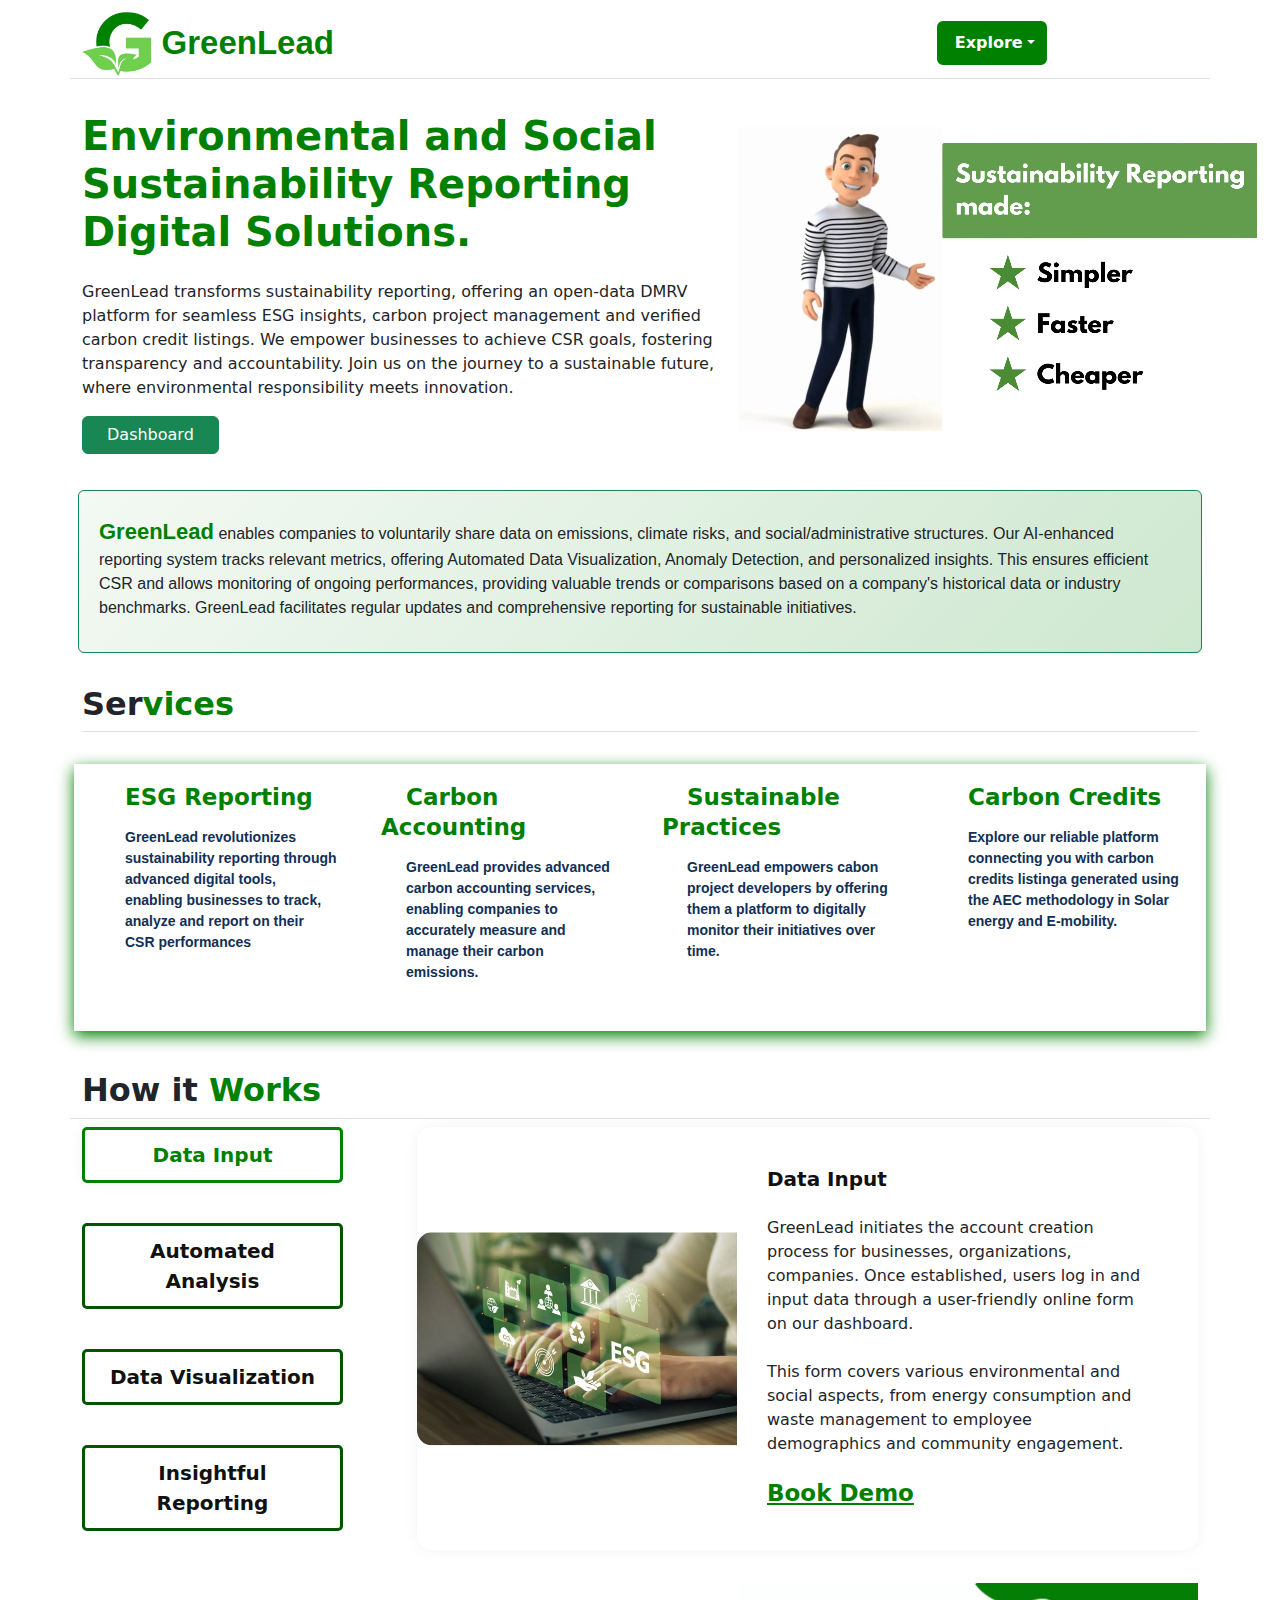
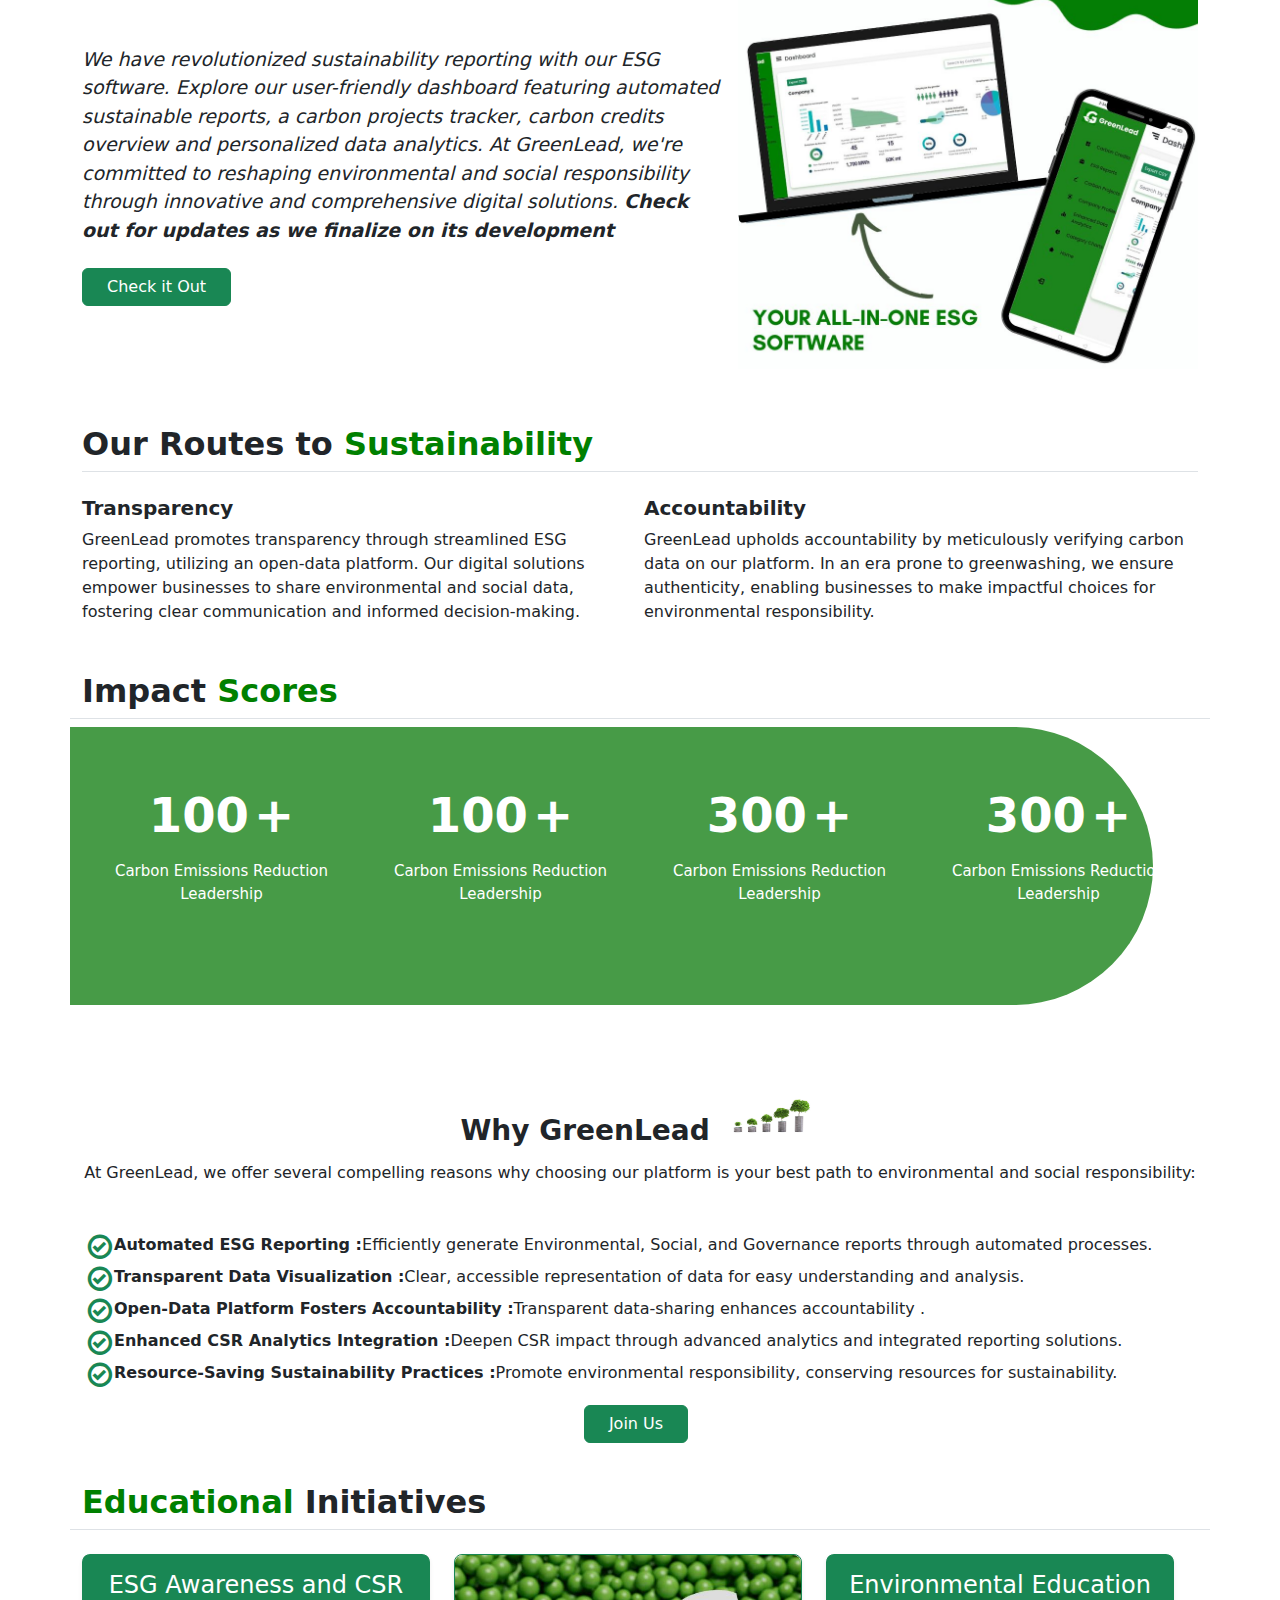
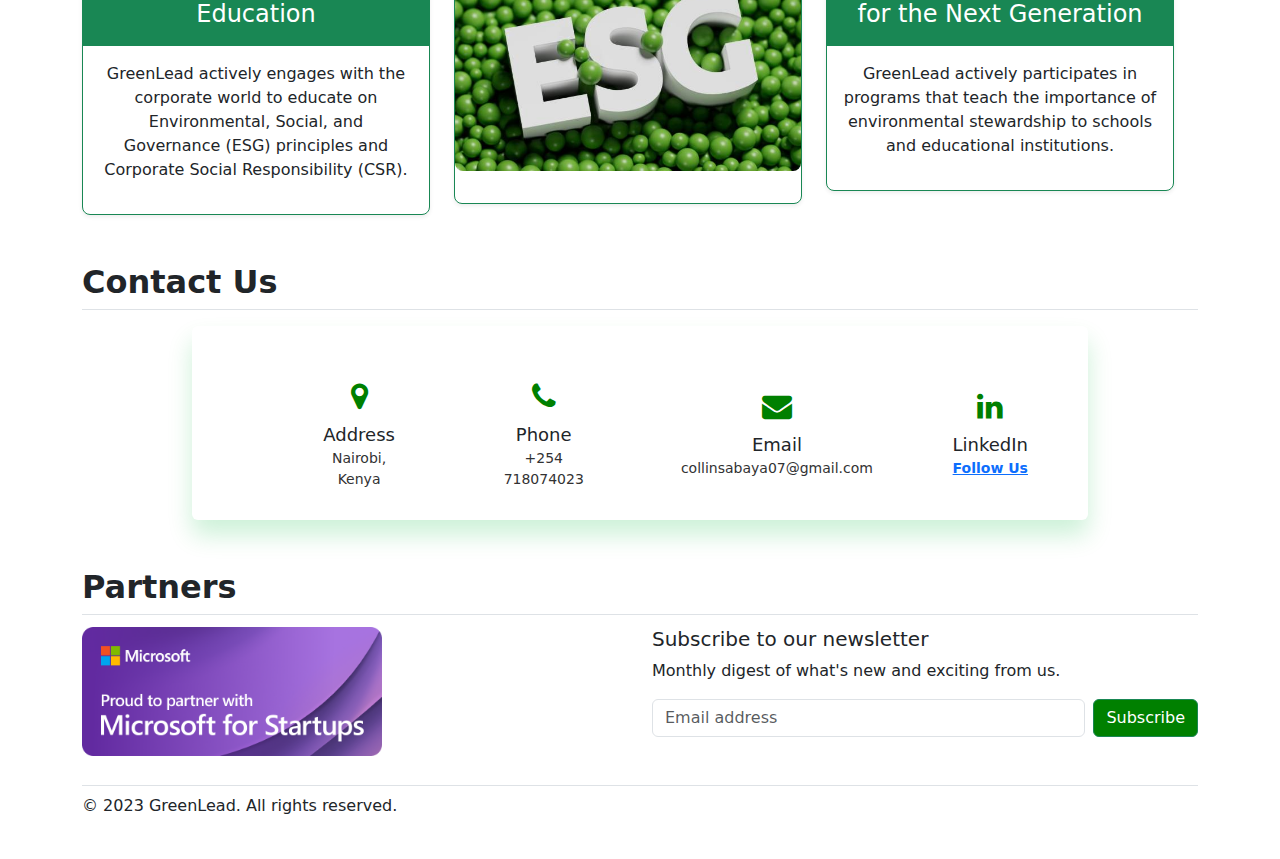
<file: index.html>
<!DOCTYPE html>
<html lang="en">
<head>
    <meta charset="UTF-8">
    <meta http-equiv="X-UA-Compatible" content="IE=edge">
    <meta name="viewport" content="width=device-width, initial-scale=1.0">
    <title> GreenLead </title>
    <link href="index.css" rel="stylesheet">
    <link href="https://cdn.jsdelivr.net/npm/bootstrap@5.3.0-alpha1/dist/css/bootstrap.min.css" rel="stylesheet" >
    <link href='https://unpkg.com/boxicons@2.1.4/css/boxicons.min.css' rel='stylesheet'>
    <link rel="stylesheet" href="https://cdnjs.cloudflare.com/ajax/libs/font-awesome/4.7.0/css/font-awesome.min.css">
 
</head>
<body>
      
      <main>

         <!-- Navigation bar -->
         <nav class="navbar navbar-expand-lg" id="navigation" >
            <div class="container border-bottom">
              <a href="index.html" class="d-flex align-items-center col-md-3 mb-2 mb-md-0 text-dark text-decoration-none">
                <img id="logo-img" src="img/GL1.jpg" alt="" class="bi me-1" width="70" height="70" role="img" >
              <span id="logo" class="">GreenLead</span>
              </a>
              
              <button style="color: green;" class="navbar-toggler" type="button" data-bs-toggle="collapse" data-bs-target="#navbarColor02" aria-controls="navbarColor02" aria-expanded="false" aria-label="Toggle navigation">
                <span  class="navbar-toggler-icon"></span>
              </button>
              <div class="container-fluid" >
                <div class="row">
                    <div class="col-8"></div>
    
                    <div class="col-4 navbar-collapse collapse"  id="navbarColor02">

  
                      
                      <ul class="nav nav-pills">
                        <li class="nav-item dropdown">
                          <a class="nav-link dropdown-toggle show " id="drop" data-bs-toggle="dropdown" href="#" role="button" aria-haspopup="true" aria-expanded="true">Explore</a>
                          <div id="glass" class="dropdown-menu hide" data-popper-placement="bottom-start" style="position: absolute; inset: 0px auto auto 0px; margin: 0px; transform: translate(0px, 42px); width: 220px;">
                            
                            <a class="dropdown-item" href="html/about.html">About Us</a>
                            <a class="dropdown-item" href="html/login.html">Login</a>
                            <a class="dropdown-item" href="html/register.html">Register</a>
                            <div class="dropdown-divider"></div>
                            <h6 id="tree">ESG Dashboard</h6>
                            <a class="dropdown-item" href="html/esg.html">Project GreenLead</a>
                          </div>
                        </li>
                      </ul>
                    </div>
                </div>
               
              </div>
              
            </div>
          </nav>
    


        <!-- hero -->

        <div style="background-color: white;" id="hero" class="container col-xxl-12 mt-1">
            <div class="row flex-lg-row-reverse align-items-center g-2 py-2">
              <div class="col-10 col-sm-8 col-lg-5">
                <video width="540" height="380" autoplay muted loop controls>
                  <source src="img/video.mp4" type="video/mp4" >
                  Your browser does not support the video tag.
              </video>
               
              </div> 
              <div class="col-lg-7">
                  <h1 class=" fw-bold lh-3 mb-2"> 
                    <span class="releaf">Environmental and Social Sustainability Reporting Digital Solutions.</span>  
                  </h1>
                  <p class="mt-4">GreenLead transforms sustainability reporting, offering an open-data DMRV platform for seamless ESG insights, carbon project management and verified carbon credit listings. 
                    We empower businesses to achieve CSR goals, fostering transparency and accountability. Join us on the journey to a sustainable future, where environmental responsibility meets innovation.
                    </p>
                <div class="d-grid gap-2 d-md-flex justify-content-md-start">
                  <a class="btn btn-success px-4 me-md-2" href="html/esg.html">Dashboard</a>
                  
                </div>
                
              </div>
            </div>
          </div>

          
          <div  class="container col-xxl-12 mt-2">
            <div class="row py-3 g-2">
              <div id="wave" class="card border-success mb-3">               
                <div class="card-body">
                  <h4 id="title" class="card-title mb-2"></h4>
                  <p> <span class=" fw-bold releaf1">GreenLead</span>
                     
                    enables companies to voluntarily share data on emissions, climate risks, and social/administrative structures. 
                    Our AI-enhanced reporting system tracks relevant metrics, offering Automated Data Visualization, Anomaly Detection, and personalized insights. 
                    This ensures efficient CSR and allows monitoring of ongoing performances, providing valuable trends or comparisons based on a company's historical data or industry benchmarks.
                    GreenLead facilitates regular updates and comprehensive reporting for sustainable initiatives.
                  </p>
                 
                </div>
              </div>
            </div>
          </div>

          <!-- Services -->

          <div class="container " id="hanging-icons">
            <h2  class="pb-2 border-bottom fw-bold">Ser<span class="root">vices</span></h2>
            <div class="row g-3 py-4">

                <section id="facts" class="facts">
                  <div class="container p-2">

                    <div class="row no-gutters">

                      <div class="col-lg-3 col-md-6 d-md-flex align-items-md-stretch" data-aos="fade-up">
                        <div class="count-box">
                         
                          <span>ESG Reporting</span>
                          <p><strong>GreenLead revolutionizes sustainability reporting through advanced digital tools, enabling businesses to track, analyze and report on their CSR performances</strong></p>
                        </div>
                      </div>
                      
                      <div class="col-lg-3 col-md-6 d-md-flex align-items-md-stretch" data-aos="fade-up" data-aos-delay="100">
                        <div class="count-box">
                          <span>Carbon Accounting</span>
                          <p><strong>GreenLead provides advanced carbon accounting services, enabling companies to accurately measure and manage their carbon emissions. </strong></p>
                        </div>
                      </div>


                      <div class="col-lg-3 col-md-6 d-md-flex align-items-md-stretch" data-aos="fade-up" data-aos-delay="300">
                        <div class="count-box">
                          <span >Sustainable Practices</span>
                          <p><strong>GreenLead empowers cabon project developers by offering them a platform to digitally monitor their initiatives over time. </strong></p>
                        </div>
                      </div>

                      
                      <div class="col-lg-3 col-md-6 d-md-flex align-items-md-stretch" data-aos="fade-up" data-aos-delay="200">
                        <div class="count-box">
                          <span>Carbon Credits</span>
                          <p><strong>Explore our reliable platform connecting you with carbon credits listinga generated using the AEC methodology in Solar energy and E-mobility.</strong></p>
                        </div>
                      </div>

                    </div>

                  </div>

                </section> 
                
         
            </div>
          </div>

          <!-- How it Works -->
           
          <section class="how-it-works mt-3" id="courses" >
            <div class="container">
              <div class="row">
                <h2  class="pb-2 border-bottom fw-bold">How it<span class="root"> Works</span></h2>
                <div class="col-lg-12">
                  <div class="naccs">
                    <div class="tabs">
                      <div class="row">
                        <div class="col-md-3">
                          <div class="menu">
                            <div class="active gradient-border" onclick="showTab(0)"><span>Data Input</span></div>
                            <div class="gradient-border" onclick="showTab(1)"><span>Automated Analysis</span></div>
                            <div class="gradient-border" onclick="showTab(2)"><span>Data Visualization</span></div>
                            <div class="gradient-border" onclick="showTab(3)"><span>Insightful Reporting</span></div>
                          </div>
                        </div>
                        <div class="col-md-9">
                          <ul class="nacc">
                            <li class="tab-content active ">
                              <div>
                                <div class="left-image">
                                  <img class="img-fluid" src="./img/esg1.jpg" alt="" width="320px" height="320px">
                                </div>
                                <div class="right-content">
                                  <h4>Data Input</h4>
                                  <p>GreenLead initiates the account creation process for businesses, organizations, companies. Once established, users log in and input data through a user-friendly online form on our dashboard.
                                  <br><br>This form covers various environmental and social aspects, from energy consumption and waste management to employee demographics and community engagement.
                                  </p>
                                
                                  <div class="text-button">
                                    <a href="contact-us.html">Book Demo</a>
                                  </div>
                                </div>
                              </div>
                            </li>
                            <li class="tab-content">
                              <div>
                                <div class="left-image">
                                  <img class="img-fluid" src="./img/artificial.jpg" alt="" width="320px" height="320px">
                                </div>
                                <div class="right-content">
                                  <h4>Automated Analysis</h4>
                                  <p>
                                    After submitting the data, our advanced AI algorithms kick in. They automatically analyze the information, identifying patterns, anomalies and trends.
                                   <br> <br> This automated analysis not only saves time but also enhances accuracy by detecting inconsistencies or areas that require attention.
                                  </p>
                                 
                                </div>
                              </div>
                            </li>
                            <li class="tab-content">
                              <div>
                                <div class="left-image">
                                  <img class="img-fluid" src="./img/report.jpg" alt="" width="320px" height="320px">
                                </div>
                                <div class="right-content">
                                  <h4>Data Visualization</h4>
                                  <p>The analyzed data is then transformed into visually engaging charts, graphs, and numbers on the dashboard. 
                                    <br><br>This visualization provides an intuitive and comprehensive overview of a company's sustainability performance. 
                                    Users can navigate through the dashboard to understand their environmental impact, track progress and identify areas for improvement.
                                  </p>
                                 
                                </div>
                              </div>
                            </li>
                            <li class="tab-content">
                              <div>
                                <div class="left-image">
                                  <img class="img-fluid" src="./img/info.jpg" alt="" width="320px" height="320px">
                                </div>
                                <div class="right-content">
                                  <h4>Insightful Reporting</h4>
                                  <p>
                                    GreenLead generates detailed sustainability reports based on the analyzed data. 
                                    <br><br>These reports offer insights, comparisons, and trends, empowering companies to make informed decisions aligned with 
                                    their Environmental, Social, and Governance (ESG) goals.
                                    The reports can be easily shared with stakeholders, promoting transparency and accountability.
                                  </p>
                                  <span>48 Hours</span>
                                  <span>4 Weeks</span>
                                  <span class="last-span">2 Certificates</span>
                                  <div class="text-button">
                                    <a href="#">Book Demo</a>
                                  </div>
                                </div>
                              </div>
                              </li>
                            </ul>
                        </div>
                      </div>
                    </div>
                  </div>
                </div>
              </div>
            </div>
          </section>


          <!-- Dashboard feature -->

          <div style="background-color: white;" id="hero" class="container col-xxl-12 mt-1 mb-2">
            <div class="row flex-lg-row-reverse align-items-center g-2 py-2">
              <div class="col-10 col-sm-8 col-lg-5">
                <img id="hero-img" style="margin-left: 5%;" src="img/dashboard1.jpg" class="d-block mx-lg-auto img-fluid" alt="" width="850" height="850" loading="lazy">
              </div>
              <div class="col-lg-7 mt-2">
                  <p id="esg">
                    <i>We have revolutionized sustainability reporting with our ESG software. Explore our user-friendly dashboard featuring automated sustainable reports, a carbon projects tracker, carbon credits overview and personalized data analytics.
                    At GreenLead, we're committed to reshaping environmental and social responsibility through innovative and comprehensive digital solutions. <b>Check out for updates as we finalize on its development</b></i>
                  </p>
                <div class=" gap-2 d-md-flex justify-content-md-start mt-4">
                  <a class="btn btn-success px-4 me-md-2" href="html/esg.html">Check it Out</a>
                  
                </div>
                
              </div>
            </div>
          </div>

                    <!-- Roots to Routes -->

                    <div class="container mt-5 " id="approach">
                      <h2  class="pb-2 border-bottom fw-bold">Our Routes to <span class="root">Sustainability</span></h2>
                      <div class="row g-2 py-3">
          
                        <div class="col-6 align-items-start">
                          <div>
                            <h3 class="fs-5 fw-bold">Transparency</h3>
                            <p>GreenLead promotes transparency through streamlined ESG reporting, utilizing an open-data platform. 
                              Our digital solutions empower businesses to share environmental and social data, fostering clear communication and informed decision-making.
                            </p>                 
                          </div>
                        </div>
          
                        <div class="col-6 align-items-start">
                          <div>
                            <h3 class="fs-5 fw-bold">Accountability</h3>
                            <p>
                              GreenLead upholds accountability by meticulously verifying carbon data on our platform. 
                              In an era prone to greenwashing, we ensure authenticity, enabling businesses to make impactful choices for environmental responsibility.
                            </p>
                          </div>
                        </div>
          
          
                      </div>
                    </div>


          <!-- Impact scores -->

         <div class="container mt-3">
          <div class="row">
            <h2  class="pb-2 border-bottom fw-bold">Impact<span class="root"> Scores</span></h2>
            <div class="section fun-facts">
              <div class="container">
                <div class="row">
                  <div class="col-lg-12">
                    <div class="wrapper">
                      <div class="row">
                        <div class="col-lg-3 col-md-6">
                          <div class="counter">
                            <h2 class="timer count-title count-number" data-to="150" data-speed="1000">100</h2>
                             <p class="count-text ">Carbon Emissions Reduction Leadership</p>
                          </div>
                        </div>
                        <div class="col-lg-3 col-md-6">
                          <div class="counter">
                            <h2 class="timer count-title count-number" data-to="804" data-speed="1000">100</h2>
                            <p class="count-text ">Carbon Emissions Reduction Leadership</p>
                          </div>
                        </div>
                        <div class="col-lg-3 col-md-6">
                          <div class="counter">
                            <h2 class="timer count-title count-number" data-to="50" data-speed="1000">300</h2>
                            <p class="count-text ">Carbon Emissions Reduction Leadership</p>
                          </div>
                        </div>
                        <div class="col-lg-3 col-md-6">
                          <div class="counter end">
                            <h2 class="timer count-title count-number" data-to="15" data-speed="1000">300</h2>
                            <p class="count-text ">Carbon Emissions Reduction Leadership</p>
                          </div>
                        </div>
                      </div>
                    </div>
                  </div>
                </div>
              </div>
            </div>
          </div>
         </div>


          
       


          <!-- why register with us -->

          <div style="background-color: white; margin-top: 5%;" class="container col-xxl-8 ">
            <div class="row flex-lg-row-reverse align-items-center g-4 py-4">
              <div id="reforest" class="col-lg-12">

                <h3 class=" fw-bold lh-1 mb-3 text-center"> 
                  Why GreenLead<span class="releaf"></span>  <img src="img/money12.jpg" alt="" class="bi " width="100" height="50" role="img" >
               </h3>

                <p>
                  At GreenLead, we offer several compelling reasons why choosing our platform is your best path to environmental and social responsibility:
                  <ul class="list-unstyled text-center mt-5">
                    <li class="d-flex m-1"><i class='bx bx-check-circle fs-3 fw-bold text-success'></i> <b>Automated ESG Reporting :</b>  Efficiently generate Environmental, Social, and Governance reports through automated processes.</li>
                    <li class="d-flex m-1"><i class='bx bx-check-circle fs-3 fw-bold text-success'></i> <b>Transparent Data Visualization :</b> Clear, accessible representation of data for easy understanding and analysis.</li>
                    <li class="d-flex m-1"><i class='bx bx-check-circle fs-3 fw-bold text-success'></i> <b>Open-Data Platform Fosters Accountability :</b> Transparent data-sharing enhances accountability .</li>
                    <li class="d-flex m-1"><i class='bx bx-check-circle fs-3 fw-bold text-success'></i> <b>Enhanced CSR Analytics Integration :</b> Deepen CSR impact through advanced analytics and integrated reporting solutions.</li>
                    <li class="d-flex m-1"><i class='bx bx-check-circle fs-3 fw-bold text-success'></i> <b>Resource-Saving Sustainability Practices :</b> Promote environmental responsibility, conserving resources for sustainability.</li>
                  </ul>
                </p>
                <div class="d-grid gap-2 d-md-flex justify-content-md-center">
                  <a class="btn btn-success px-4 me-md-2" href="html/main.html">Join Us</a>    
                </div>
              </div>
          
            </div>
          </div>


          <div class="container mt-3">
            <div class="row">
              <h2  class="pb-2 border-bottom fw-bold"><span class="root">Educational </span>Initiatives</h2>  
              <div class="row row-cols-1 row-cols-md-3 mb-3 text-center mt-2 py-2">
                <div class="col">
                  <div class="card mb-4 rounded-3 shadow-sm border-success">
                    <div class="card-header py-3 text-bg-success border-success">
                      <h4 class="my-0 fw-normal"> ESG Awareness and CSR Education</h4>
                    </div>
                    <div class="card-body">
                      <p>GreenLead actively engages with the corporate world to educate on Environmental, Social, and Governance (ESG) principles and Corporate Social Responsibility (CSR). 
                      </p>
                    </div>
                  </div>
                </div>
                <div class="col">
                  
                  <div class="card mb-4 rounded-3 shadow-sm border-success" >
                    <img src="img/esg.jpg" class="  rounded-3" alt=""  loading="lazy">
                    <div class="card-body">
                      
                      <!-- <a href="#" class="btn btn-success">Get Started</a> -->
                    </div>
                  </div>
                  
                </div>
                <div class="col">
                  <div class="card mb-4 rounded-3 shadow-sm border-success">
                    <div class="card-header py-3 text-bg-success border-success">
                      <h4 class="my-0 fw-normal">Environmental Education for the Next Generation</h4>
                    </div>
                    <div class="card-body">
                      
                      <p>
                        GreenLead actively participates in programs that teach the importance of environmental stewardship to schools and educational institutions.
                      </p>
                    </div>
                  </div>
                </div>
              </div>
            </div>
          </div>

        <!-- Contact Us -->

          <div id="contact" class="container">
            <h2  class="pb-2 border-bottom fw-bold">Contact Us</h2>
          </div>


          <div id="container" class="container mt-3 mb-5">
            
            <div class="content">
              <div class="left-side">
                <div class="address details">
                  <i class="fa fa-map-marker"></i>
                  <div class="topic">Address</div>
                  <div class="text-one">Nairobi, Kenya</div>
                </div>
                <div class="phone details">
                  <i class="fa fa-phone"></i>
                  <div class="topic">Phone</div>
                  <div class="text-one">+254 718074023</div>
                </div>
                <div class="email details"> 
                  <i class="fa fa-envelope"></i>
                  <div class="topic">Email</div>
                  <div class="text-one">collinsabaya07@gmail.com</div>
                </div>
                <div class="phone details">
                  <i class="fa fa-linkedin"></i>
                  <div class="topic">LinkedIn</div>
                  <div class="text-one"><a class="fw-bold" href="https://www.linkedin.com/company/greenlead-africa/">Follow Us</a></div>
                </div>
              </div>
             
            </div>
          </div>



          <!-- Footer -->

            
          <div class="container">
            <h2  class="pb-2 border-bottom fw-bold">Partners</h2>

            <footer class="py-1">
              <div class="row">
                <div class="col-6 mb-3">
                  <img src="img/MS_Startups_Celebration_Badge_Dark.png" alt="" class="img-fluid bi me-2"  role="img" width="300px" height="170px">
                </div>
          
                <div class="col-6 mb-3">
                  <form>
                    <h5>Subscribe to our newsletter</h5>
                    <p>Monthly digest of what's new and exciting from us.</p>
                    <div class="d-flex flex-column flex-sm-row w-100 gap-2">
                      <label for="newsletter1" class="visually-hidden">Email address</label>
                      <input id="newsletter1" type="text" class="form-control" placeholder="Email address">
                      <button id="subscribe" class="btn btn-success" type="button">Subscribe</button>
                    </div>
                  </form>
                </div>
          
              
          
                
              </div>
          
              <div class="d-flex flex-column flex-sm-row justify-content-between py-2 my-2 border-top">
                <p>&copy; 2023 GreenLead. All rights reserved.</p>
                <ul class="list-unstyled d-flex">
                  <li class="ms-3"><a class="link-body-emphasis" href="#"><svg class="bi" width="24" height="24"><use xlink:href="#twitter"/></svg></a></li>
                  <li class="ms-3"><a class="link-body-emphasis" href="#"><svg class="bi" width="24" height="24"><use xlink:href="#instagram"/></svg></a></li>
                  <li class="ms-3"><a class="link-body-emphasis" href="#"><svg class="bi" width="24" height="24"><use xlink:href="#facebook"/></svg></a></li>
                </ul>
              </div>
            </footer>

          </div>

        

          


      </main>
     
      <script src="https://cdn.jsdelivr.net/npm/bootstrap@5.3.0-alpha1/dist/js/bootstrap.bundle.min.js" ></script>
    <script src="index.js"></script>
</body>
</html>
</file>
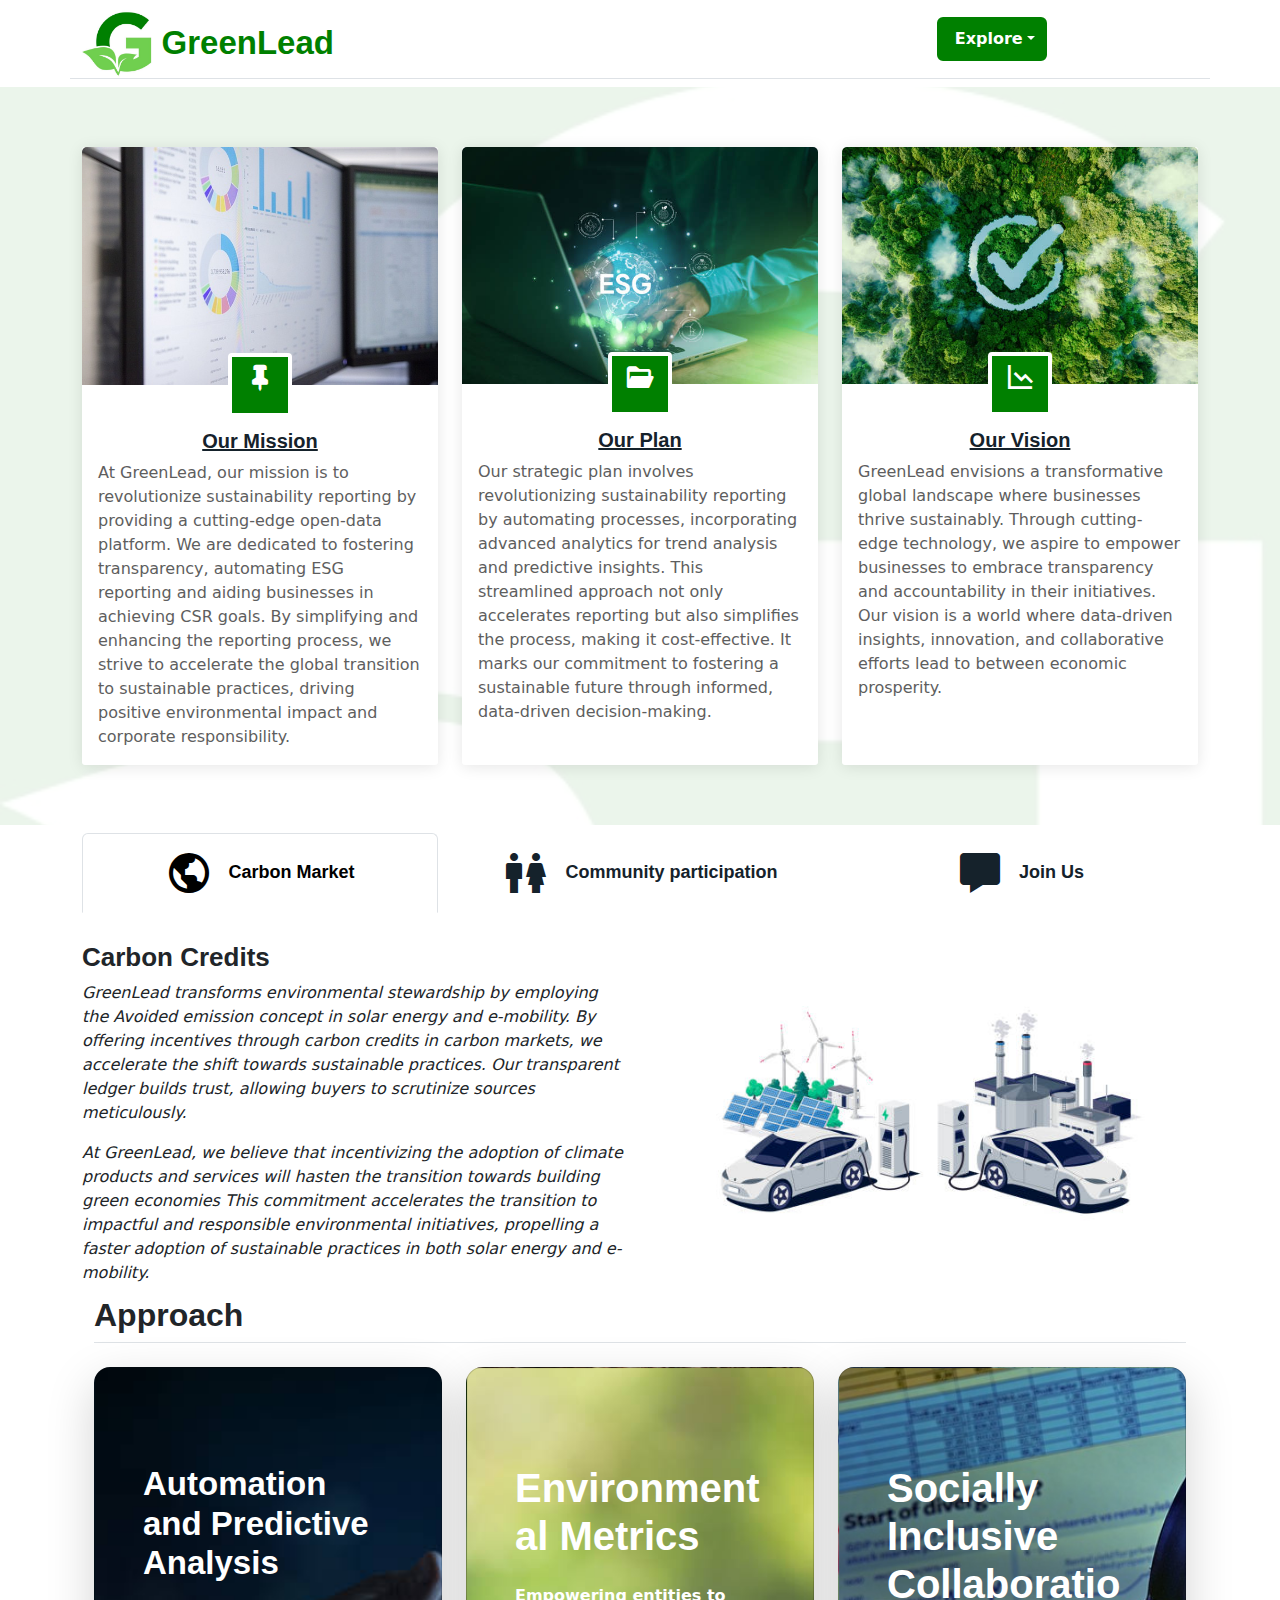
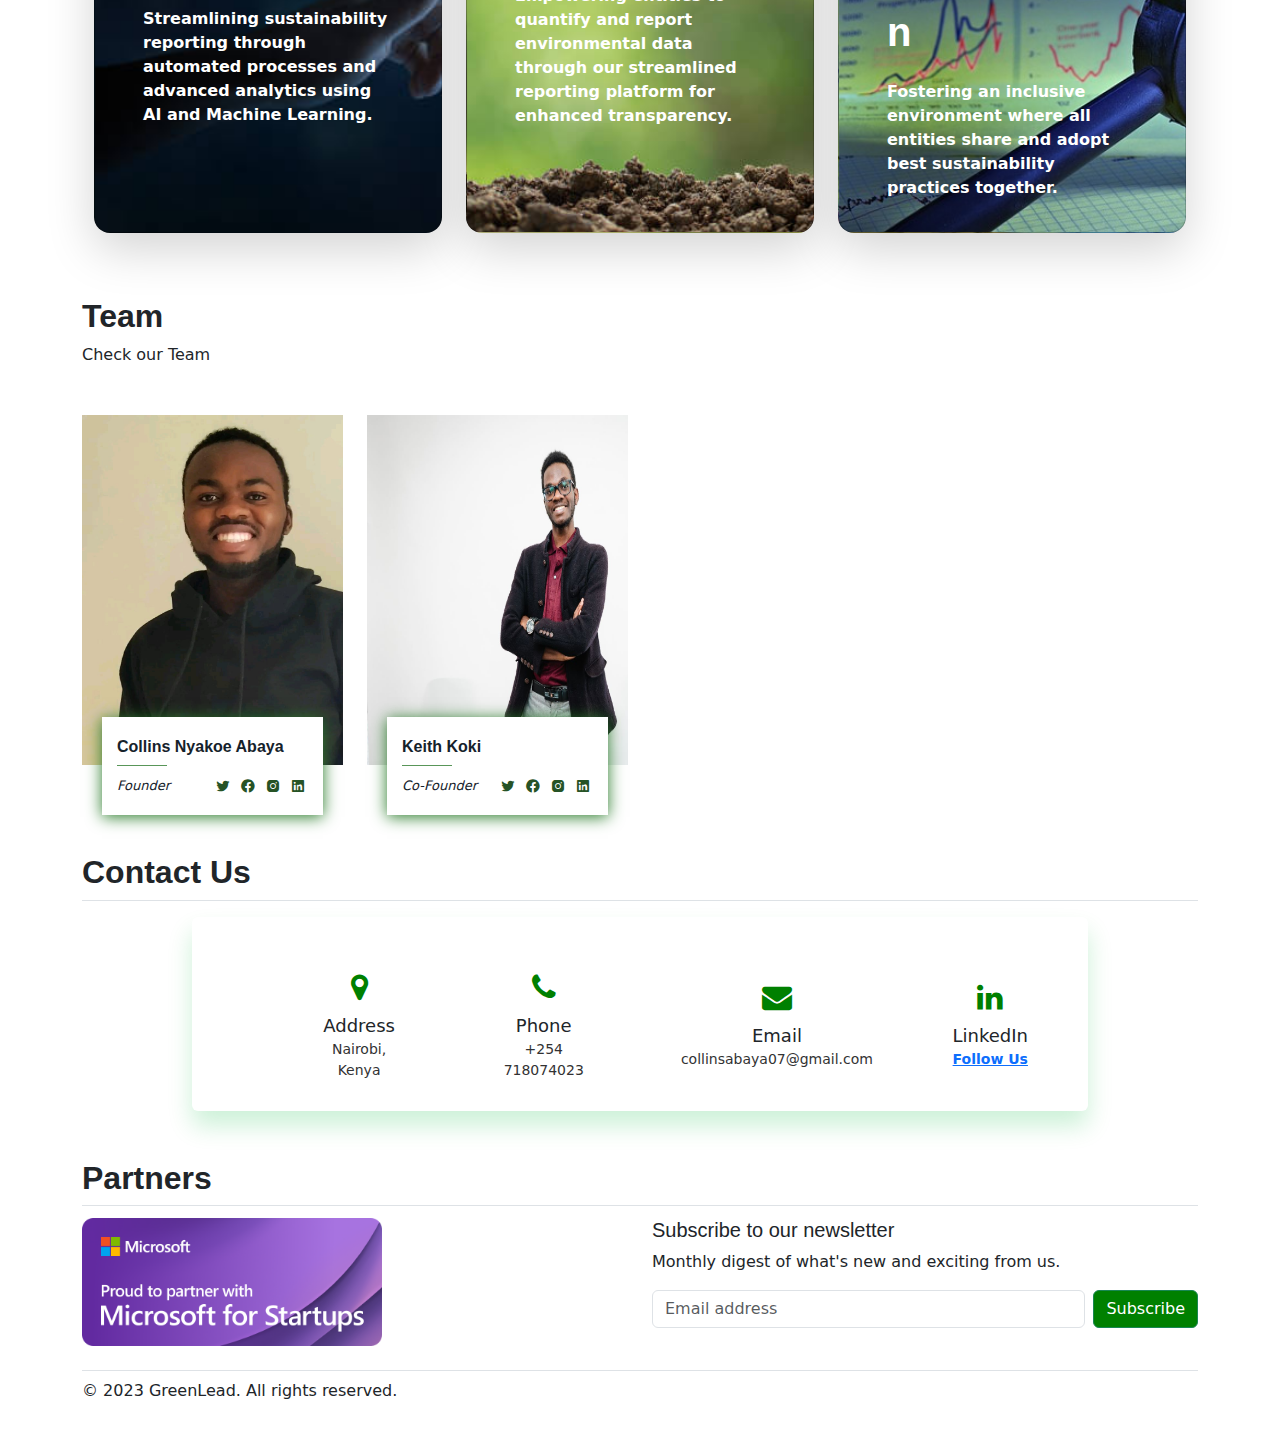
<file: html/about.html>
<!DOCTYPE html>
<html lang="en">
<head>
    <meta charset="UTF-8">
    <meta http-equiv="X-UA-Compatible" content="IE=edge">
    <meta name="viewport" content="width=device-width, initial-scale=1.0">
    <title> GreenLead </title>
    <link href="../css/about.css" rel="stylesheet">
    <link href='https://unpkg.com/boxicons@2.1.4/css/boxicons.min.css' rel='stylesheet'>
    <link href="https://cdn.jsdelivr.net/npm/bootstrap@5.3.0-alpha1/dist/css/bootstrap.min.css" rel="stylesheet" >
    <link rel="stylesheet" href="https://cdnjs.cloudflare.com/ajax/libs/font-awesome/4.7.0/css/font-awesome.min.css">
   
</head>
<body>

    <!-- Navigation bar -->

    <nav class="navbar navbar-expand-lg" id="navigation" >
        <div class="container border-bottom">
          <a href="../index.html" class="d-flex align-items-center col-md-3 mb-2 mb-md-0 text-dark text-decoration-none">
            <img id="logo-img" src="../img/GL1.jpg" alt="" class="bi me-1" width="70" height="70" role="img" >
          <span id="logo" class="">GreenLead</span>
        </a>
          
          <button style="color: green;" class="navbar-toggler" type="button" data-bs-toggle="collapse" data-bs-target="#navbarColor02" aria-controls="navbarColor02" aria-expanded="false" aria-label="Toggle navigation">
            <span  class="navbar-toggler-icon"></span>
          </button>
          <div class="container-fluid" >
            <div class="row">
                <div class="col-8"></div>

                <div class="col-4 navbar-collapse collapse"  id="navbarColor02"> 
                  <ul class="nav nav-pills">
                    <li class="nav-item dropdown">
                      <a class="nav-link dropdown-toggle show mb-2 " id="drop" data-bs-toggle="dropdown" href="#" role="button" aria-haspopup="true" aria-expanded="true">Explore</a>
                      <div id="glass" class="dropdown-menu hide" data-popper-placement="bottom-start" style="position: absolute; inset: 0px auto auto 0px; margin: 0px; transform: translate(0px, 42px); width: 200px;">
                        
                           <a class="dropdown-item" href="../index.html">Home</a>
                           <a class="dropdown-item" href="login.html">Login</a>
                           <a class="dropdown-item" href="register.html">Register</a>
                            <div class="dropdown-divider"></div>
                            <h6 id="tree">ESG Dashboard</h6>
                            <a class="dropdown-item" href="esg.html">Project GreenLead</a>
                      </div>
                    </li>
                  </ul>
                </div>
            </div>
           
          </div>
          
        </div>
      </nav>

   


    <!-- ======= About Boxes Section ======= -->
    <section id="about-boxes" class="about-boxes">
        <div class="container" data-aos="fade-up">
  
          <div class="row">
            <div class="col-lg-4 col-md-6 d-flex align-items-stretch" data-aos="fade-up" data-aos-delay="100">
              <div class="card">
                <img src="../img/chart.jpg" class="card-img-top" alt="..." >
                <div class="card-icon">
                  <i class='bx bxs-pin'></i>
                </div>
                <div class="card-body">
                  <h5 class="card-title"><a href="">Our Mission</a></h5>
                  <p class="card-text">
                    At GreenLead, our mission is to revolutionize sustainability reporting by providing a cutting-edge open-data platform.
                    We are dedicated to fostering transparency, automating ESG reporting and aiding businesses in achieving CSR goals. 
                    By simplifying and enhancing the reporting process, we strive to accelerate the global transition to sustainable 
                    practices, driving positive environmental impact and corporate responsibility.
                  </p>
                </div>
              </div>
            </div>
            <div class="col-lg-4 col-md-6 d-flex align-items-stretch" data-aos="fade-up" data-aos-delay="200">
              <div class="card">
                <img src="../img/esg10.jpg" class="card-img-top" alt="...">
                <div class="card-icon">
                  <i class='bx bxs-folder-open'></i>
                </div>
                <div class="card-body">
                  <h5 class="card-title"><a href="">Our Plan</a></h5>
                  <p class="card-text">
                    Our strategic plan involves revolutionizing sustainability reporting by automating processes, incorporating advanced analytics for trend analysis and predictive insights. 
                    This streamlined approach not only accelerates reporting but also simplifies the process, making it cost-effective.
                    It marks our commitment to fostering a sustainable future through informed, data-driven decision-making.
                  </p>
                </div>
              </div>
            </div>
            <div class="col-lg-4 col-md-6 d-flex align-items-stretch" data-aos="fade-up" data-aos-delay="300">
              <div class="card">
                <img src="../img/trees7.jpg" class="card-img-top" alt="...">
                <div class="card-icon">
                  <i class='bx bx-line-chart-down'></i>
                </div>
                <div class="card-body">
                  <h5 class="card-title"><a href="">Our Vision</a></h5>
                  <p class="card-text">
                    GreenLead envisions a transformative global landscape where businesses thrive sustainably. 
                    Through cutting-edge technology, we aspire to empower businesses to embrace transparency and accountability in their initiatives.
                    Our vision is a world where data-driven insights, innovation, and collaborative efforts lead to between economic prosperity.
                  </p>
                </div>
              </div>
            </div>
          </div>
  
        </div>
      </section><!-- End About Boxes Section -->
  
     
  
      <!-- ======= Features Section ======= -->
      <section id="features" class="features mt-2">
        <div class="container" data-aos="fade-up">
  
          <ul class="nav nav-tabs row d-flex">
            <li class="nav-item col-4">
              <a class="nav-link active show" data-bs-toggle="tab" href="#tab-1">
                <i class='bx bx-world'></i>
                <h4 class="d-none d-lg-block">Carbon Market</h4>
              </a>
            </li>
            <li class="nav-item col-4">
              <a class="nav-link" data-bs-toggle="tab" href="#tab-2">
                <i class='bx bx-male-female'></i>
                <h4 class="d-none d-lg-block">Community participation</h4>
              </a>
            </li>
            <li class="nav-item col-4">
              <a class="nav-link" data-bs-toggle="tab" href="#tab-3">
                <i class='bx bxs-message'></i>
                <h4 class="d-none d-lg-block">Join Us</h4>
              </a>
            </li>
            
          </ul>
  
          <div class="tab-content">
            <div class="tab-pane active show" id="tab-1">
              <div class="row">
                <div class="col-lg-6 order-2 order-lg-1 mt-3 mt-lg-0">
                  <h3>Carbon Credits</h3>
                  <p class="fst-italic">
                    GreenLead transforms environmental stewardship by employing the Avoided emission concept in solar energy and e-mobility. 
                    By offering incentives through carbon credits in carbon markets, we accelerate the shift towards sustainable practices. 
                    Our transparent ledger builds trust, allowing buyers to scrutinize sources meticulously. 
                  </p>
                  
                  <p class="fst-italic">
                    At GreenLead, we believe that incentivizing the adoption of climate products and services will hasten the transition towards building green economies
                    This commitment accelerates the transition to impactful and responsible environmental initiatives, propelling 
                    a faster adoption of sustainable practices in both solar energy and e-mobility.
                    
                  </p>
                </div>
                <div class="col-lg-6 order-1 order-lg-2 text-center">
                  <img src="../img/evs1.jpg" alt="" class="img-fluid">
                </div>
              </div>
            </div>
            <div class="tab-pane" id="tab-2">
              <div class="row">
                <div class="col-lg-6 order-2 order-lg-1 mt-3 mt-lg-0">
                  <h3>Community engagement and development</h3>
                  <p class="fst-italic">
                    At the core of GreenLead is community empowerment. We firmly believe that collective action is indispensable for achieving our environmental preservation goals. 
                    We actively engage with local communities, stakeholders and volunteers to foster a sense of ownership, environmental stewardship and social inclusion.

                  </p>
                  <p class="fst-italic">
                    Through workshops, educational programs and collaborative initiatives, we empower individuals to engage in environmentally sustainable activities and raise awareness about protecting our natural resources.
                    By building a robust community network, we create a platform for knowledge exchange, collaboration and collective impact. 
                    Together, we can make a lasting difference in preserving our environment and building a sustainable future for generations to come.

                  </p>
                  
                </div>
                <div class="col-lg-6 order-1 order-lg-2 text-center">
                  <img src="../img/community.png" alt="" class="img-fluid">
                </div>
              </div>
            </div>
            <div class="tab-pane" id="tab-3">
              <div class="row">
                <div class="col-lg-6 order-2 order-lg-1 mt-3 mt-lg-0">
                  <h3>Call to Action</h3>
                  <p class="fst-italic">
                    Join GreenLead in our mission to promote environmental conservation and social inclusion. 
                    Whether you're an individual, organization, or business, there are many ways to get involved. Become a partner, contribute to our initiatives, or support us. 
                    Help us raise awareness about the importance of sustainable practices. 
                  </p>

                  <p class="fst-italic">
                    Together, we can create a greener, more sustainable future. Contact us today to play a vital role in preserving our planet
                     for future generations. Be part of the environmental revolution with GreenLead.
                  </p>
                </div>
                <div class="col-lg-6 order-1 order-lg-2 text-center">
                  <img src="../img/collaborate.png" alt="" class="img-fluid">
                </div>
              </div>
            </div>
          </div>
  
        </div>
      </section><!-- End Features Section -->



       <!-- Approach -->

       <div class="container px-4 " id="custom-cards">
        <h2  class="pb-2 border-bottom fw-bold" id="image-cards-title">Approach</h2>    
        <div class="row row-cols-1 row-cols-lg-3 align-items-stretch g-4 py-3">
          <div class="col">
            <div id="image1" class="card card-cover h-100 overflow-hidden text-bg-dark rounded-4 shadow-lg" >
              <div class="d-flex flex-column h-100 p-5 pb-3 text-white text-shadow-1">
                <h3 id="text1" class="pt-5 mb-4 display-6 lh-2 fw-bold">Automation and Predictive Analysis</h3>
                <p class="fw-bold">Streamlining sustainability reporting through automated processes and advanced analytics using AI and Machine Learning.</p>
              
              </div>
            </div>
          </div>
    
          <div class="col">
            <div id="image2" class="card card-cover h-100  overflow-hidden text-bg-dark rounded-4 shadow-lg" >
              <div class="d-flex flex-column h-100 p-5 pb-3 text-white text-shadow-1">
                <h3  id="text" class="pt-5 mb-4 display-6 lh-2 fw-bold">Environmental Metrics</h3>
                <p class="fw-bold">Empowering entities to quantify and report environmental data through our streamlined reporting platform for enhanced transparency.</p>
              </div>
            </div>
          </div>
    
          <div class="col">
            <div id="image3" class="card card-cover h-100 overflow-hidden text-bg-dark rounded-4 shadow-lg">
              <div class="d-flex flex-column h-100 p-5 pb-3 text-shadow-1">
                <h3 class="pt-5 mb-4 display-6 lh-2 fw-bold">Socially Inclusive Collaboration</h3>
                <p class="fw-bold">Fostering an inclusive environment where all entities share and adopt best sustainability practices together.
                </p>
              </div>
            </div>
          </div>
        </div>
      </div>




      <!-- ======= Team Section ======= -->
    <section id="team" class="mt-5 mb-2 team section-bg">
        <div class="container" data-aos="fade-up">
  
          <div class="section-title">
            <h2 class="fw-bold">Team</h2>
            <p>Check our Team</p>
          </div>
  
          <div class="row mt-5">
  
            <div class="col-md-3">
              <div class="member" data-aos="fade-up" data-aos-delay="100">
                <div class="pic"><img src="../img/collins-n.jpg" width="350px" height="350px" alt=""></div>
                <div class="member-info">
                  <h4>Collins Nyakoe Abaya</h4>
                  <span>Founder</span>
                  <div class="social">
                    <a href=""><i class='bx bxl-twitter'></i></a>
                    <a href=""><i class='bx bxl-facebook-circle'></i></a>
                    <a href=""><i class='bx bxl-instagram-alt' ></i></a>
                    <a href=""><i class='bx bxl-linkedin-square'></i></a>
                  </div>
                </div>
              </div>
            </div>

            <div class="col-md-3">
              <div class="member" data-aos="fade-up" data-aos-delay="100">
                <div class="pic"><img src="../img/keith.jpg" width="350px" height="350px" alt=""></div>
                <div class="member-info">
                  <h4>Keith Koki</h4>
                  <span>Co-Founder</span>
                  <div class="social">
                    <a href=""><i class='bx bxl-twitter'></i></a>
                    <a href=""><i class='bx bxl-facebook-circle'></i></a>
                    <a href=""><i class='bx bxl-instagram-alt' ></i></a>
                    <a href=""><i class='bx bxl-linkedin-square'></i></a>
                  </div>
                </div>
              </div>
            </div>

           

 
          </div>

      
  
        </div>
      </section><!-- End Team Section -->


      <!-- Contact page -->
      <div id="contact" class="container mt-2">
        <h2  class="pb-2 border-bottom fw-bold">Contact Us</h2>
      </div>


      <div id="container" class="container mt-3 mb-5">
        
        <div class="content">
          <div class="left-side">
            <div class="address details">
              <i class="fa fa-map-marker"></i>
              <div class="topic">Address</div>
              <div class="text-one">Nairobi, Kenya</div>
            </div>
            <div class="phone details">
              <i class="fa fa-phone"></i>
              <div class="topic">Phone</div>
              <div class="text-one">+254 718074023</div>
            </div>
            <div class="email details"> 
              <i class="fa fa-envelope"></i>
              <div class="topic">Email</div>
              <div class="text-one">collinsabaya07@gmail.com</div>
            </div>
            <div class="phone details">
              <i class="fa fa-linkedin"></i>
              <div class="topic">LinkedIn</div>
              <div class="text-one"><a class="fw-bold" href="https://www.linkedin.com/company/greenlead-africa/">Follow Us</a></div>
            </div>
          </div>
         
        </div>
      </div>



      <!-- Footer -->

      <div class="container">
        <h2  class="pb-2 border-bottom fw-bold">Partners</h2>

        <footer class="py-1">
          <div class="row">
            <div class="col-6 mb-3">
              <img src="../img/MS_Startups_Celebration_Badge_Dark.png" alt="" class="img-fluid bi me-2"  role="img" width="300px" height="170px">
            </div>
      
            <div class="col-6 mb-3">
              <form>
                <h5>Subscribe to our newsletter</h5>
                <p>Monthly digest of what's new and exciting from us.</p>
                <div class="d-flex flex-column flex-sm-row w-100 gap-2">
                  <label for="newsletter1" class="visually-hidden">Email address</label>
                  <input id="newsletter1" type="text" class="form-control" placeholder="Email address">
                  <button id="subscribe" class="btn btn-success" type="button">Subscribe</button>
                </div>
              </form>
            </div>
      
          </div>

          

      
          <div class="d-flex flex-column flex-sm-row justify-content-between py-2 my-2 border-top">
            <p>&copy; 2023 GreenLead. All rights reserved.</p>
            <ul class="list-unstyled d-flex">
              <li class="ms-3"><a class="link-body-emphasis" href="#"><svg class="bi" width="24" height="24"><use xlink:href="#twitter"/></svg></a></li>
              <li class="ms-3"><a class="link-body-emphasis" href="#"><svg class="bi" width="24" height="24"><use xlink:href="#instagram"/></svg></a></li>
              <li class="ms-3"><a class="link-body-emphasis" href="#"><svg class="bi" width="24" height="24"><use xlink:href="#facebook"/></svg></a></li>
            </ul>
          </div>
        </footer>

      </div>

      

      
    <script src="https://cdn.jsdelivr.net/npm/bootstrap@5.3.0-alpha1/dist/js/bootstrap.bundle.min.js" ></script>
    
</body>
</html>
</file>
<file: index.css>
.bd-placeholder-img {
    font-size: 1.125rem;
    text-anchor: middle;
    -webkit-user-select: none;
    -moz-user-select: none;
    user-select: none;
  }

  @media (min-width: 768px) {
    .bd-placeholder-img-lg {
      font-size: 3.5rem;
    }
  }

  .b-example-divider {
    height: 1rem;
    background-color: rgba(0, 0, 0, .1);
    border: solid rgba(0, 0, 0, .15);
    border-width: 1px 0;
    box-shadow: inset 0 .5em 1.5em rgba(0, 0, 0, .1), inset 0 .125em .5em rgba(0, 0, 0, .15);
  }

  .b-example-vr {
    flex-shrink: 0;
    width: 1.5rem;
    height: 100vh;
  }

  .bi {
    vertical-align: -.125em;
    fill: currentColor;
  }

  .nav-scroller {
    position: relative;
    z-index: 2;
    height: 2.75rem;
    overflow-y: hidden;
  }

  .nav-scroller .nav {
    display: flex;
    flex-wrap: nowrap;
    padding-bottom: 1rem;
    margin-top: -1px;
    overflow-x: auto;
    text-align: center;
    white-space: nowrap;
    -webkit-overflow-scrolling: touch;
  }

  #logo{
    color: #008000;
    font-weight: bolder;
    margin-left: 2%;
    font-size: 33px;
    font-family: 'Lucida Sans', 'Lucida Sans Regular', 'Lucida Grande', 'Lucida Sans Unicode', Geneva, Verdana, sans-serif;
  }

   /* Media querries */
@media only screen and (max-width: 700px) {
  
  #logo{
     font-size: 24px;
     margin-left: 10px;
 
  }
  #logo-img{
   height: 48px;
   width: 48px;
  }
 
 
 
 }

 html{
  overflow-x: hidden;
 }

 /* Video */
 video {
  width: 540px;
  height: 360px;
  outline: none; /* Remove border on focus (for Firefox) */
}

video::-webkit-media-controls-panel {
  display: none !important; /* Hide controls on hover for WebKit browsers (e.g., Chrome, Safari) */
}
@media only screen and (max-width: 767px) {
  video {
      width: 370px; /* Make the video fill the width of the screen */
      height: 200px; /* Maintain the video's aspect ratio */
      margin-top: 5%;
  }
}

 /*--------------------------------------------------------------
# Facts
--------------------------------------------------------------*/
.facts {
  padding-bottom: 30px;
  box-shadow: green 0px 5px 15px;
  ;
}

.facts .count-box {
  padding: 10px;
  width: 100%;
}


.facts .count-box span {
  font-size: 23px;
  line-height: 30px;
  font-weight: 700;
  color: green;
  margin-left: 25px;
}

.facts .count-box p {
  padding: 15px 0 0 0;
  margin: 0 0 0 25px;
  font-family: "Raleway", sans-serif;
  font-size: 14px;
  color: #122f57;
}

.facts .count-box a {
  font-weight: 600;
  display: block;
  margin-top: 20px;
  color: #122f57;
  font-size: 15px;
  font-family: "Poppins", sans-serif;
  transition: ease-in-out 0.3s;
}

.facts .count-box a:hover {
  color: #1f5297;
}



/* How it works */


section.how-it-works {
  position: relative;
}

section.how-it-works .section-heading p {
  padding: 0px 60px;
}


section.how-it-works .naccs {
  position: relative;
}

section.how-it-works .naccs .menu div {
  padding: 10px 20px;
  text-align: center;
  border-radius: 5px !important;
  margin-bottom: 40px;
  font-size: 20px;
  color: #111;
  background-color: #fff;
  cursor: pointer;
  vertical-align: middle;
  font-weight: 900;
  transition: 1s all cubic-bezier(0.075, 0.82, 0.165, 1);
  border: 3px solid rgb(2, 83, 2);
}

section.how-it-works .naccs .menu div.active {
  color: green;
  border: 3px solid green;
  box-shadow: 0px 0px 15px rgba(0, 0, 0, 0.05);
}

section.how-it-works ul.nacc {
  margin-left: 50px !important;
  position: relative;
  min-height: 100%;
  list-style: none;
  margin: 0;
  padding: 0;
  transition: 0.5s all cubic-bezier(0.075, 0.82, 0.165, 1);
}

section.how-it-works ul.nacc li {
  background-color: #fff;
  overflow: hidden;
  opacity: 0;
  transform: translateX(50px);
  position: absolute;
  list-style: none;
  transition: 1s all cubic-bezier(0.075, 0.82, 0.165, 1);
  border-radius: 15px;
  box-shadow: 0px 0px 15px rgba(0, 0, 0, 0.05);
  padding-right: 50px;
}

section.how-it-works ul.nacc li .left-image {
  position: absolute;
  margin-right: 50px;
  top: 50%;
  transform: translateY(-50%);
}

section.how-it-works ul.nacc li .left-image img {
  border-top-left-radius: 15px;
  border-bottom-left-radius: 15px;
}

section.how-it-works ul.nacc li .left-image .price h6 {
  position: absolute;
  background: green;
  background: linear-gradient(-145deg, green 0%, green 100%);
  color: #fff;
  top: 20px;
  left: 20px;
  font-size: 20px;
  font-weight: 700;
  width: 50px;
  height: 50px;
  border-radius: 3px;
  display: inline-block;
  text-align: center;
  line-height: 50px;
}

section.how-it-works ul.nacc li .right-content {
  padding: 40px 0px;
  margin-left: 350px;
}

section.how-it-works ul.nacc li .right-content h4 {
  font-size: 20px;
  color: #111;
  margin-bottom: 25px;
  font-weight: 800;
}

section.how-it-works ul.nacc li .right-content ul {
  margin-top: 20px;
  margin-bottom: 20px;
}

section.how-it-works ul.nacc li .right-content span {
  font-size: 14px;
  font-weight: 600;
  margin-right: 30px;
  padding-right: 30px;
  border-right: 2px solid #111;
}

section.how-it-works ul.nacc li .right-content .last-span {
  margin-right: 0px;
  padding-right: 0px;
  border-right: none;
}

section.how-it-works ul.nacc li .right-content p {
  margin-bottom: 20px;
}

section.how-it-works ul.nacc li .right-content .text-button {
  margin-top: 20px;
}

section.how-it-works ul.nacc li.active {
  position: relative;
  transition-delay: 0.3s;
  z-index: 2;
  opacity: 1;
  transform: translateX(0px);
}

section.how-it-works ul.nacc li p {
  margin: 0;
}

.text-button{
  font-weight: bold;
}
.text-button a{
  color: #008000;
  font-weight: bold;
  font-size: 23px;
}

/* Responsive Styles for Smaller Screens */
@media (max-width: 767px) {
  section.how-it-works .naccs .menu div {
    font-size: 16px; /* Adjust font size for smaller screens */
  }

  section.how-it-works ul.nacc {
    margin-left: 0 !important; /* Adjust margin for smaller screens */
  }

  section.how-it-works ul.nacc li {
    width: 100%; /* Make each tab full width on smaller screens */
    margin-right: 0; /* Remove margin on smaller screens */
  }

  section.how-it-works ul.nacc li .right-content {
    margin-left: 0; /* Remove margin on smaller screens */
  }
  .left-image{
    display: none;
  }
}



/* Impact scores */

.fun-facts {
  position: relative;
  padding: 60px 0px 60px 0px;
  overflow: hidden;
}

.fun-facts:before {
  position: absolute;
  top: 0;
  bottom: 0;
  left: 0;
  z-index: -1;
  width: 95%;
  height: 100%;
  background-color: rgb(71, 155, 71);
  content: '';
  border-top-right-radius: 500px;
  border-bottom-right-radius: 500px;
}

.fun-facts:after {
  position: absolute;
  left: 15%;
  opacity: 0.5;
  top: 0;
  width: 318px;
  height: 119px;
  content: '';
  z-index: 2;
}

.fun-facts .counter {
  text-align: center;
  margin-bottom: 40px;
}

.fun-facts h2 {
  color: #fff;
  font-size: 48px;
  font-weight: 700;
}

.fun-facts h2::after {
  content: '+';
  margin-left: 5px;
}

.fun-facts p {
  color: #fff;
  font-size: 15px;
  font-weight: 500;
  margin-top: 15px;
}






  /* Extra CSS */

  .form-control-dark {
    border-color: var(--bs-gray);
  }
  .form-control-dark:focus {
    border-color: #fff;
    box-shadow: 0 0 0 .25rem rgba(255, 255, 255, .25);
  }
  
  .text-small {
    font-size: 85%;
  }
  
  .dropdown-toggle {
    outline: 0;
  }


  /* Hero section */

  .bd-placeholder-img {
    font-size: 1.125rem;
    text-anchor: middle;
    -webkit-user-select: none;
    -moz-user-select: none;
    user-select: none;
  }

  @media (min-width: 768px) {
    .bd-placeholder-img-lg {
      font-size: 3.5rem;
    }
  }

  .b-example-divider {
    height: 3rem;
    background-color: rgba(0, 0, 0, .1);
    border: solid rgba(0, 0, 0, .15);
    border-width: 1px 0;
    box-shadow: inset 0 .5em 1.5em rgba(0, 0, 0, .1), inset 0 .125em .5em rgba(0, 0, 0, .15);
  }

  .b-example-vr {
    flex-shrink: 0;
    width: 1.5rem;
    height: 100vh;
  }

  .bi {
    vertical-align: -.125em;
    fill: currentColor;
  }

  .nav-scroller {
    position: relative;
    z-index: 2;
    height: 2.75rem;
    overflow-y: hidden;
  }

  .nav-scroller .nav {
    display: flex;
    flex-wrap: nowrap;
    padding-bottom: 1rem;
    margin-top: -1px;
    overflow-x: auto;
    text-align: center;
    white-space: nowrap;
    -webkit-overflow-scrolling: touch;
  }
  #hero{
    background-color: rgb(252, 252, 252) ;
  }
  .releaf{
    color: green;
  }
 

  #title{
    text-decoration-line: underline ;
    text-decoration-color: green;
  }

  .releaf1{
    color: green;
    font-size: 22px;
  }




  /* Wave */

  #wave {
    margin: auto;
    font-family: -apple-system, BlinkMacSystemFont, sans-serif;
    overflow: auto;
    background: linear-gradient(315deg, #cadecb 3%, white 38%, #b2dab4 68%, white 98%);
    animation: gradient 10s ease infinite;
    background-size: 400% 400%;
    background-attachment: fixed;
}

@keyframes gradient {
    0% {
        background-position: 0% 0%;
    }
    50% {
        background-position: 100% 100%;
    }
    100% {
        background-position: 0% 0%;
    }
}

.wave {
    background: rgb(255 255 255 / 25%);
    border-radius: 1000% 1000% 0 0;
    position: fixed;
    width: 200%;
    height: 12em;
    animation: wave 10s -3s linear infinite;
    transform: translate3d(0, 0, 0);
    opacity: 0.8;
    bottom: 0;
    left: 0;
    z-index: -1;
}

.wave:nth-of-type(2) {
    bottom: -1.25em;
    animation: wave 18s linear reverse infinite;
    opacity: 0.8;
}

.wave:nth-of-type(3) {
    bottom: -2.5em;
    animation: wave 20s -1s reverse infinite;
    opacity: 0.9;
}

@keyframes wave {
    2% {
        transform: translateX(1);
    }

    25% {
        transform: translateX(-25%);
    }

    50% {
        transform: translateX(-50%);
    }

    75% {
        transform: translateX(-25%);
    }

    100% {
        transform: translateX(1);
    }
}


/* Cards */
#image1{
  background-image: url('img/CO2.jpg');
  background-size: cover;

}

#image2{
  background-image: url('img/responsible1.jpg');
  background-size: cover;

}
#image3{
  background-image: url('img/green10.jpg');
  background-size: cover;

}
#image4{
  background-image: url('img/kids.jpg');
  background-size: cover;
  

}
#image5{
  background-image: url('img/restore.jpg');
  background-size: cover;

}
#text1{
  color: white;
  font-size: 33px;
}
#reforest{
  text-align: center;
}



/* Toggle navbar */
#drop{
  border: 2px solid green;
  margin-left: 5%;
  min-width: 50px;
  color: white;
  background-color: green;
  font-weight: bold;
}
#glass > a{
  font-weight: bold;
 color: black;
}
#glass :hover{
  background-color: #119965;
  font-weight: bold;
  color: white;
}
#tree:hover{
  color: gray;
  background-color: white;
  font-weight: bold;
}
#tree{
  font-weight: bold;
  color: gray;
  margin-left: 10px;
  text-decoration-style: 2px solid;
  text-decoration: 2px underline;
}



/* Routes to roots */
.root{
  color: green;
}
#esg{
  font-size: 19px;
 
}



/* Contact form */

#container{
  width: 70%;
  background: #fff;
  border-radius: 6px;
  padding: 20px 60px 30px 40px;
  box-shadow: 0 15px 25px rgba(3, 187, 58, 0.2);
}
#container .content{
  display: flex;
  align-items: center;
  justify-content: space-between;
}
#container .content .left-side{
  width: 100%;
  height: 100%;
  display: flex;
  flex-direction: row;
  align-items: center;
  justify-content: center;
  margin-top: 15px;
  
}
.content .left-side::before{
  content: '';
  position: absolute;
  height: 70%;
  width: 2px;
  right: -15px;
  top: 50%;
  transform: translateY(-50%);
  background: #afafb6;
}
.content .left-side .details{
  margin-left: 10%;
  margin-top: 20px;
  text-align: center;
}
.content .left-side .details i{
  font-size: 30px;
  color: green;
  margin-bottom: 10px;
}
.content .left-side .details .topic{
  font-size: 18px;
  font-weight: 500;
}
.content .left-side .details .text-one,
.content .left-side .details .text-two{
  font-size: 14px;
  color: #323233;
}

.button input[type="button"]:hover{
  background: #29bc5a;
}

@media (max-width: 950px) {
  #container{
    width: 90%;
    padding: 30px 40px 40px 35px ;
  }
  #container .content .right-side{
   width: 75%;
   margin-left: 55px;
}

}
@media (max-width: 700px) {
  
  #esg{
    font-size: 16px;
   
  }
  #container{
    margin: 40px 0;
    margin-left: 5%;
    height: 100%;
  }
  #container .content{
    flex-direction: column-reverse;
  }
 #container .content .left-side{
   width: 100%;
   flex-direction: row;
   margin-top: 40px;
   justify-content: center;
   flex-wrap: wrap;
 }
 #container .content .left-side::before{
   display: none;
 }
 #container .content .right-side{
   width: 100%;
   margin-left: 0;
 }
}

/* footer */

#subscribe{
  background-color: green;
  
}


/* Greenlead page */
#statement{
  border: 1px solid green ;
  height: 300px;
  text-align: center;
  font-size: 20px;
  font-weight: bold;
  padding: 2%;
  box-shadow: rgb(139, 197, 139) 0px 30px 60px -4px inset, rgb(138, 190, 138) 0px 18px 36px -12px inset;
}
.specify{
  color: gold;
  font-weight: bold;
}
.specify1{
  color: rgb(153, 152, 152);
  font-weight: bold;
}
.releaf3{
  color: green;
  font-weight: bold;
}
.more-info{
  font-size: 23px;
  margin-top: 5%;
  text-align: center;
}




/* Media querries */
@media only screen and (max-width: 700px) {
  #nav-linking{
      margin-left: 0px;
      margin-top: 10%;
      
  }
  #drop{
      margin-left: 0px;
      margin-top: 10%;
      margin-bottom: 10%;
      
  }
  #hanging-icons{
    display: block;
  }
  html{
    overflow-x: hidden;
  }

 


}
</file>
<file: css/about.css>
html{
  overflow-x: hidden;
}

body {
    font-family: "Open Sans", sans-serif;
    color: #444444;
  }
  
  a {
    color: #008000;
    text-decoration: none;
  }
  
  a:hover {
    color: #008000;
    text-decoration: none;
  }
  
  h1,
  h2,
  h3,
  h4,
  h5,
  h6 {
    font-family: "Raleway", sans-serif;
  }
  
  /*--------------------------------------------------------------
  # Back to top button
  --------------------------------------------------------------*/
  .back-to-top {
    position: fixed;
    visibility: hidden;
    opacity: 0;
    right: 15px;
    bottom: 15px;
    z-index: 996;
    background: #008000;
    width: 40px;
    height: 40px;
    border-radius: 4px;
    transition: all 0.4s;
  }
  
  .back-to-top i {
    font-size: 24px;
    color: #fff;
    line-height: 0;
  }
  
  .back-to-top:hover {
    background: #008000;
    color: #fff;
  }
  
  .back-to-top.active {
    visibility: visible;
    opacity: 1;
  }

  /* Navigation bar */

  .nav-scroller {
    position: relative;
    z-index: 2;
    height: 2.75rem;
    overflow-y: hidden;
  }

  .nav-scroller .nav {
    display: flex;
    flex-wrap: nowrap;
    padding-bottom: 1rem;
    margin-top: -1px;
    overflow-x: auto;
    text-align: center;
    white-space: nowrap;
    -webkit-overflow-scrolling: touch;
  }

  #logo{
    color: #008000;
    font-weight: bolder;
    margin-left: 2%;
    font-size: 33px;
    font-family: 'Lucida Sans', 'Lucida Sans Regular', 'Lucida Grande', 'Lucida Sans Unicode', Geneva, Verdana, sans-serif;
  }


  /* Toggle navbar */
#drop{
    border: 2px solid green;
    margin-left: 5%;
    min-width: 50px;
    color: white;
    background-color: green;
    font-weight: bold;
  }
  #glass > a{
    font-weight: bold;
   color: black;
  }
  #glass :hover{
    background-color: #119965;
    font-weight: bold;
    color: white;
  }
  #tree:hover{
    color: gray;
    background-color: white;
    font-weight: bold;
  }
  #tree{
    font-weight: bold;
    margin-left: 10px;
    color: gray;
    text-decoration-style: 2px solid;
    text-decoration: 2px underline;
  }


  

  
  /* Footer */


#subscribe{
    background-color: green;
    
  }
  
  
  
  
  
  /*--------------------------------------------------------------
  # About Boxes
  --------------------------------------------------------------*/
  .about-boxes {
    background: url("../img/GL2.jpg") center top no-repeat fixed;
    background-size: cover;
    padding: 60px 0 30px 0;
    position: relative;
  }
  
  .about-boxes::before {
    content: "";
    position: absolute;
    left: 0;
    right: 0;
    top: 0;
    bottom: 0;
    background: rgba(255, 255, 255, 0.92);
    z-index: 9;
  }
  
  .about-boxes .container,
  .about-boxes .container-fluid {
    position: relative;
    z-index: 10;
  }
  
  .about-boxes .card {
    border-radius: 3px;
    border: 0;
    box-shadow: 0px 2px 15px rgba(0, 0, 0, 0.1);
    margin-bottom: 30px;
  }
  
  .about-boxes .card-icon {
    text-align: center;
    margin-top: -32px;
  }
  
  .about-boxes .card-icon i {
    font-size: 32px;
    color: #fff;
    width: 64px;
    height: 64px;
    padding-top: 5px;
    text-align: center;
    background-color: #008000;
    border-radius: 4px;
    text-align: center;
    border: 4px solid #fff;
    transition: 0.3s;
    display: inline-block;
  }
  
  .about-boxes .card-body {
    padding-top: 12px;
  }
  
  .about-boxes .card-title {
    font-weight: 700;
    text-align: center;
  }
  
  .about-boxes .card-title a {
    color: #15222b;
  }
  
  .about-boxes .card-title a:hover {
    color: #008000;
  }
  
  .about-boxes .card-text {
    color: #5e5e5e;
  }
  
  .about-boxes .card:hover .card-icon i {
    background: #fff;
    color: #008000;
  }
  
  @media (max-width: 1024px) {
    .about-boxes {
      background-attachment: scroll;
    }
  }
  

  

  /*--------------------------------------------------------------
  # Features
  --------------------------------------------------------------*/
  .features .nav-tabs {
    border: 0;
    
  }
  
  .features .nav-link {
    border: 1px solid #b5ccdb;
    padding: 15px;
    transition: 0.3s;
    color: #15222b;
    border-radius: 0;
    display: flex;
    align-items: center;
    justify-content: center;
  }
  
  .features .nav-link i {
    padding-right: 15px;
    font-size: 48px;
  }
  
  .features .nav-link h4 {
    font-size: 18px;
    font-weight: 600;
    margin: 0;
  }
  
  .features .nav-link:hover {
    color: #008000;
  }
  
  .features .nav-link.active {
    background: #008000;
    color: #fff;
    border-color: #008000;
  }
  
  @media (max-width: 768px) {
    .features .nav-link i {
      padding: 0;
      line-height: 1;
      font-size: 36px;
    }
  }
  
  @media (max-width: 575px) {
    .features .nav-link {
      padding: 15px;
    }
  
    .features .nav-link i {
      font-size: 24px;
    }
  }
  
  .features .tab-content {
    margin-top: 30px;
  }
  
  .features .tab-pane h3 {
    font-weight: 600;
    font-size: 26px;
  }
  
  .features .tab-pane ul {
    list-style: none;
    padding: 0;
  }
  
  .features .tab-pane ul li {
    padding-bottom: 10px;
  }
  
  .features .tab-pane ul i {
    font-size: 20px;
    padding-right: 4px;
    color: #008000;
  }
  
  .features .tab-pane p:last-child {
    margin-bottom: 0;
  }
  
 

  /*----------------------------
   #Info Cards 
   ----------------------------*/



#image1{
  background-image: url('../img/esg11.jpg');
  background-size: cover;

}

#image2{
  background-image: url('../img/carbon2.jpg');
  background-size: cover;

}
#image3{
  background-image: url('../img/team9.jpg');
  background-size: cover;

}
#image4{
  background-image: url('../img/kids.jpg');
  background-size: cover;
  

}
#image5{
  background-image: url('../img/restore.jpg');
  background-size: cover;

}
#text1{
  color: white;
  font-size: 33px;
}
#reforest{
  text-align: center;
}

  @media (max-width: 900px) {
    #image-cards-title {
      margin-top: 10%;
    }
  }
  



  /*--------------------------------------------------------------
# Team Sheet
--------------------------------------------------------------*/
.team {
    position: relative;
  }
  
  .team .container {
    position: relative;
    z-index: 10;
  }
  
  .team .member {
    margin-bottom: 80px;
    position: relative;
  }
  
  .team .member .pic {
    overflow: hidden;
  }
  
  .team .member .member-info {
    position: absolute;
    bottom: -50px;
    left: 20px;
    right: 20px;
    background: #fff;
    padding: 20px 15px;
    color: #15222b;
    box-shadow: 0px 2px 15px #2b7c2b;
    overflow: hidden;
    transition: 0.5s;
  }
  
  .team .member h4 {
    font-weight: 700;
    margin-bottom: 10px;
    font-size: 16px;
    color: #15222b;
    position: relative;
    padding-bottom: 10px;
  }
  
  .team .member h4::after {
    content: "";
    position: absolute;
    display: block;
    width: 50px;
    height: 1px;
    background: #599659;
    bottom: 0;
    left: 0;
  }
  
  .team .member span {
    font-style: italic;
    display: block;
    font-size: 13px;
  }
  
  .team .member .social {
    position: absolute;
    right: 15px;
    bottom: 15px;
  }
  
  .team .member .social a {
    transition: color 0.3s;
    color: #265326;
  }
  
  .team .member .social a:hover {
    color: #008000;
  }
  
  .team .member .social i {
    font-size: 16px;
    margin: 0 2px;
  }
  
  @media (max-width: 992px) {
    .team .member {
      margin-bottom: 110px;
    }
  }


  /*-----------------------------
   #Contact form 
   ----------------------------*/

#container{
  width: 70%;
  background: #fff;
  border-radius: 6px;
  padding: 20px 60px 30px 40px;
  box-shadow: 0 15px 25px rgba(3, 187, 58, 0.2);
}
#container .content{
  display: flex;
  align-items: center;
  justify-content: space-between;
}
#container .content .left-side{
  width: 100%;
  height: 100%;
  display: flex;
  flex-direction: row;
  align-items: center;
  justify-content: center;
  margin-top: 15px;
  
}
.content .left-side::before{
  content: '';
  position: absolute;
  height: 70%;
  width: 2px;
  right: -15px;
  top: 50%;
  transform: translateY(-50%);
  background: #afafb6;
}
.content .left-side .details{
  margin-left: 10%;
  margin-top: 20px;
  text-align: center;
}
.content .left-side .details i{
  font-size: 30px;
  color: green;
  margin-bottom: 10px;
}
.content .left-side .details .topic{
  font-size: 18px;
  font-weight: 500;
}
.content .left-side .details .text-one,
.content .left-side .details .text-two{
  font-size: 14px;
  color: #323233;
}

.button input[type="button"]:hover{
  background: #29bc5a;
}

@media (max-width: 950px) {
  #container{
    width: 90%;
    padding: 30px 40px 40px 35px ;
  }
  #container .content .right-side{
   width: 75%;
   margin-left: 55px;
}
}
@media (max-width: 700px) {
  #container{
    margin: 40px 0;
    margin-left: 5%;
    height: 100%;
  }
  #container .content{
    flex-direction: column-reverse;
  }
 #container .content .left-side{
   width: 100%;
   flex-direction: row;
   margin-top: 40px;
   justify-content: center;
   flex-wrap: wrap;
 }
 #container .content .left-side::before{
   display: none;
 }
 #container .content .right-side{
   width: 100%;
   margin-left: 0;
 }
}





  /*--------------------------------------------------------------
# Breadcrumbs
--------------------------------------------------------------*/
.breadcrumbs {
    padding: 15px 0;
    background: #f0f4f8;
    min-height: 40px;
    margin-top: 78px;
  }
  
  .breadcrumbs h2 {
    font-size: 28px;
    font-weight: 400;
  }
  
  .breadcrumbs ol {
    display: flex;
    flex-wrap: wrap;
    list-style: none;
    padding: 0;
    margin: 0;
  }
  
  .breadcrumbs ol li+li {
    padding-left: 10px;
  }
  
  .breadcrumbs ol li+li::before {
    display: inline-block;
    padding-right: 10px;
    color: #263d4d;
    content: "/";
  }
  
  @media (max-width: 992px) {
    .breadcrumbs {
      margin-top: 52px;
    }
  
    .breadcrumbs .d-flex {
      display: block !important;
    }
  
    .breadcrumbs ol {
      display: block;
    }
  
    .breadcrumbs ol li {
      display: inline-block;
    }
    .team .member .member-info {
        position: absolute;
        bottom: -50px;
        left: 20px;
        right: 90px;
        background: #fff;
        padding: 20px 15px;
        color: #15222b;
        box-shadow: 0px 2px 15px #2b7c2b;
        overflow: hidden;
        transition: 0.5s;
      }
  }

  @media (max-width: 700px) {
   
    .team .member .member-info {
        position: absolute;
        bottom: -50px;
        left: 20px;
        right: 20px;
        background: #fff;
        padding: 20px 15px;
        color: #15222b;
        box-shadow: 0px 2px 15px #2b7c2b;
        overflow: hidden;
        transition: 0.5s;
      }
  }

    /* Media querries */
@media only screen and (max-width: 700px) {
  
  #logo{
    font-size: 24px;
    margin-left: 10px;

 }
 #logo-img{
  height: 48px;
  width: 48px;
 }
 
 
 
 }
</file>
